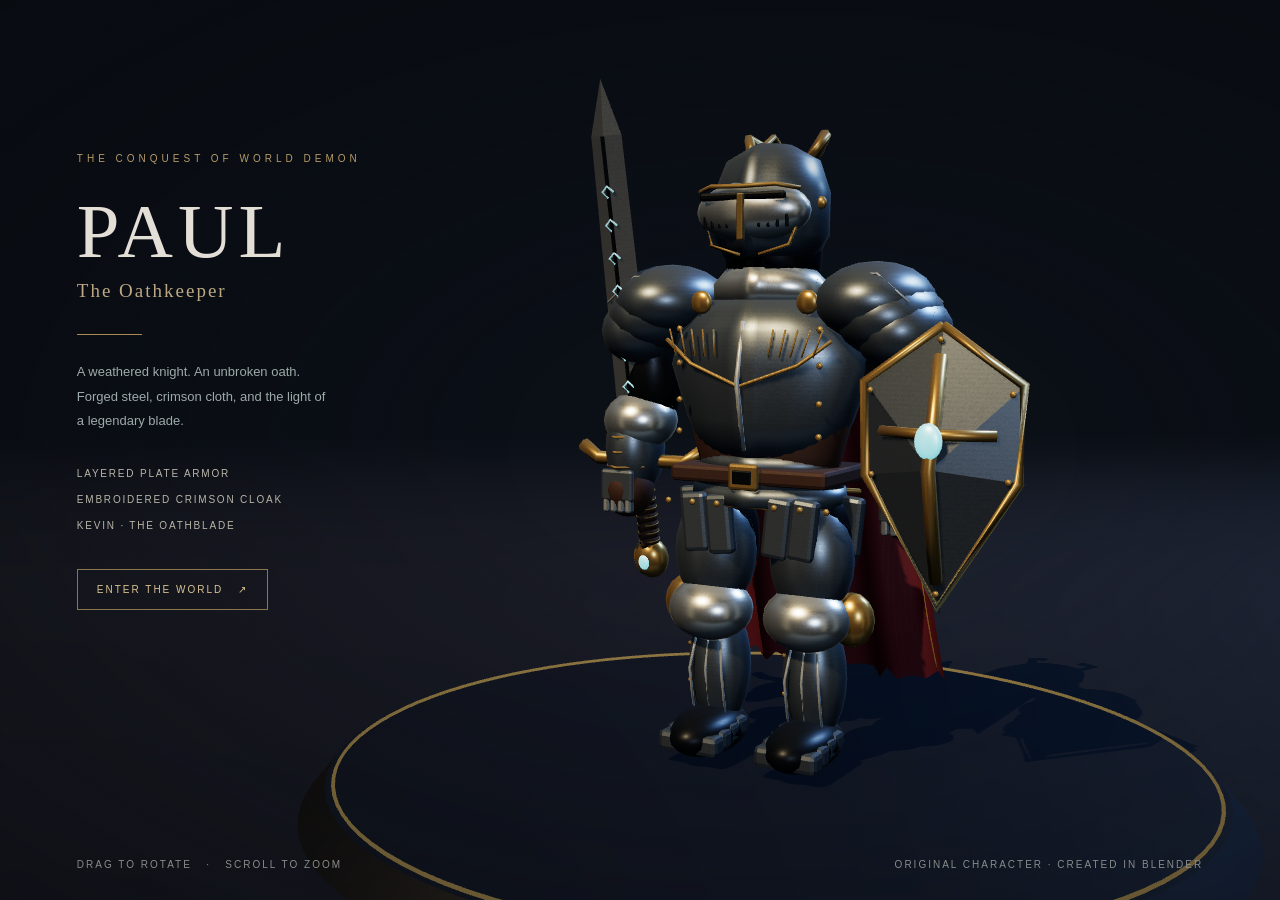
<file: hero-preview.html>
<!doctype html>
<html lang="en">
<head>
<meta charset="utf-8"><meta name="viewport" content="width=device-width,initial-scale=1">
<title>Paul · Oathkeeper Armor</title>
<link rel="icon" href="data:image/svg+xml,%3Csvg xmlns='http://www.w3.org/2000/svg' viewBox='0 0 32 32'%3E%3Crect width='32' height='32' rx='6' fill='%2310151e'/%3E%3Cpath d='M16 4l3 5-2 13h-2L13 9zm-7 16h14v2H9zm6 2h2v6h-2z' fill='%23c4a469'/%3E%3C/svg%3E">
<style>
*{box-sizing:border-box}html,body{margin:0;height:100%;overflow:hidden;background:#0b0e13;color:#e3dfd6;font-family:Georgia,serif}canvas{display:block;width:100%;height:100%;touch-action:none}.copy{position:absolute;left:6vw;top:17vh;width:310px;pointer-events:none}.eyebrow{font:10px Arial,sans-serif;letter-spacing:4px;color:#b69b67}h1{font-size:clamp(46px,6vw,86px);font-weight:normal;letter-spacing:5px;margin:24px 0 4px}h2{font-size:19px;font-weight:normal;color:#bca984;letter-spacing:2px;margin:0 0 32px}.rule{width:65px;height:1px;background:#aa8b55;margin-bottom:25px}.copy p{font:13px/1.9 Arial,sans-serif;color:#9eaaa9;max-width:250px}.details{margin-top:27px;font:10px/2.6 Arial,sans-serif;color:#b9b5a9;letter-spacing:1.8px}a{pointer-events:auto;display:inline-block;color:#d9c393;border:1px solid #8b764d;padding:14px 19px;text-decoration:none;font:10px Arial,sans-serif;letter-spacing:2px;margin-top:30px}a:hover{background:#b39c6833}footer{position:absolute;bottom:30px;left:6vw;right:6vw;display:flex;justify-content:space-between;font:10px Arial,sans-serif;letter-spacing:2px;color:#888c8c;pointer-events:none}.vignette{position:absolute;inset:0;pointer-events:none;background:radial-gradient(ellipse at 62% 50%,transparent 25%,#06090d77 100%)}@media(max-width:700px){.copy{left:6vw;top:5vh;width:250px}.copy h1{font-size:42px;margin-top:14px}.copy h2{font-size:14px;margin-bottom:15px}.copy p,.details,.rule{display:none}.copy a{margin-top:5px;padding:10px 15px}footer{font-size:8px;letter-spacing:1px}.brand{display:none}}
</style>
</head>
<body>
<canvas id="portrait" aria-label="Interactive 3D model of Paul in Oathkeeper armor"></canvas><div class="vignette"></div>
<section class="copy"><div class="eyebrow">THE CONQUEST OF WORLD DEMON</div><h1>PAUL</h1><h2>The Oathkeeper</h2><div class="rule"></div><p>A weathered knight. An unbroken oath.<br>Forged steel, crimson cloth, and the light of a legendary blade.</p><div class="details">LAYERED PLATE ARMOR<br>EMBROIDERED CRIMSON CLOAK<br>KEVIN · THE OATHBLADE</div><a href="./?v=souls-1">ENTER THE WORLD &nbsp; ↗</a></section>
<footer><span>DRAG TO ROTATE &nbsp; · &nbsp; SCROLL TO ZOOM</span><span class="brand">ORIGINAL CHARACTER · CREATED IN BLENDER</span></footer>
<script src="vendor/three.min.js"></script><script src="assets/characters/paul-hero.js?v=oathkeeper-1"></script><script src="hero-visuals.js?v=souls-1"></script>
<script>
'use strict';
const canvas=document.getElementById('portrait'),scene=new THREE.Scene();scene.background=new THREE.Color(0x0b0f16);scene.fog=new THREE.Fog(0x0b0f16,8,22);
const renderer=new THREE.WebGLRenderer({canvas,antialias:true});renderer.setPixelRatio(Math.min(devicePixelRatio,1.75));renderer.shadowMap.enabled=true;renderer.shadowMap.type=THREE.PCFSoftShadowMap;renderer.outputColorSpace=THREE.SRGBColorSpace;renderer.toneMapping=THREE.ACESFilmicToneMapping;renderer.toneMappingExposure=1.05;
const camera=new THREE.PerspectiveCamera(35,innerWidth/innerHeight,.1,40);
scene.add(new THREE.HemisphereLight(0xb7c5da,0x18151a,1.1));
function studioLight(color,power,x,y,z,size){const light=new THREE.DirectionalLight(color,power);light.position.set(x,y,z);scene.add(light);if(size){light.castShadow=true;light.shadow.mapSize.set(2048,2048);Object.assign(light.shadow.camera,{left:-3,right:3,top:4,bottom:-2,near:.1,far:18});light.shadow.normalBias=.01;light.shadow.bias=-.0001;}}
studioLight(0xffd5a1,3.2,-3,5,4,true);studioLight(0x8dbdff,2.8,3,3,-2);studioLight(0xdae7ff,.8,1,1,5);
const hero=createBlenderHero(scene,renderer);hero.root.rotation.y=Math.PI-.45;hero.weapon.position.set(.56,1,0);hero.weapon.rotation.x=-.2;hero.body.add(hero.weapon);
const plinth=new THREE.Mesh(new THREE.CylinderGeometry(1.7,1.8,.12,96),new THREE.MeshStandardMaterial({color:0x1a2029,roughness:.64,metalness:.3}));plinth.position.y=-.07;plinth.receiveShadow=true;scene.add(plinth);
const floor=new THREE.Mesh(new THREE.PlaneGeometry(100,100),new THREE.MeshStandardMaterial({color:0x0d121a,roughness:.8}));floor.rotation.x=-Math.PI/2;floor.position.y=-.135;floor.receiveShadow=true;scene.add(floor);
const halo=new THREE.Mesh(new THREE.TorusGeometry(1.67,.007,6,100),new THREE.MeshBasicMaterial({color:0x857044}));halo.rotation.x=Math.PI/2;halo.position.y=-.003;scene.add(halo);
let drag=null,distance=5.5,tilt=.1;
canvas.addEventListener('pointerdown',e=>{drag={x:e.clientX,y:e.clientY};canvas.setPointerCapture(e.pointerId);});
canvas.addEventListener('pointermove',e=>{if(!drag)return;hero.root.rotation.y+=(e.clientX-drag.x)*.009;tilt=THREE.MathUtils.clamp(tilt+(e.clientY-drag.y)*.002,-.15,.6);drag={x:e.clientX,y:e.clientY};});
canvas.addEventListener('pointerup',()=>drag=null);canvas.addEventListener('pointercancel',()=>drag=null);
canvas.addEventListener('wheel',e=>{e.preventDefault();distance=THREE.MathUtils.clamp(distance+e.deltaY*.004,3.6,7.5);},{passive:false});
function resize(){renderer.setSize(innerWidth,innerHeight);camera.aspect=innerWidth/innerHeight;camera.updateProjectionMatrix();}addEventListener('resize',resize);resize();
function frame(now){const mobile=innerWidth<700;camera.position.set(0,1.55+tilt*2,distance*(mobile?1.65:1));camera.lookAt(mobile?0:-.5,mobile?1.65:1.2,0);animateHeroDetails(hero,now/1000,false,false,false);renderer.render(scene,camera);requestAnimationFrame(frame);}requestAnimationFrame(frame);
</script>
</body>
</html>
</file>
